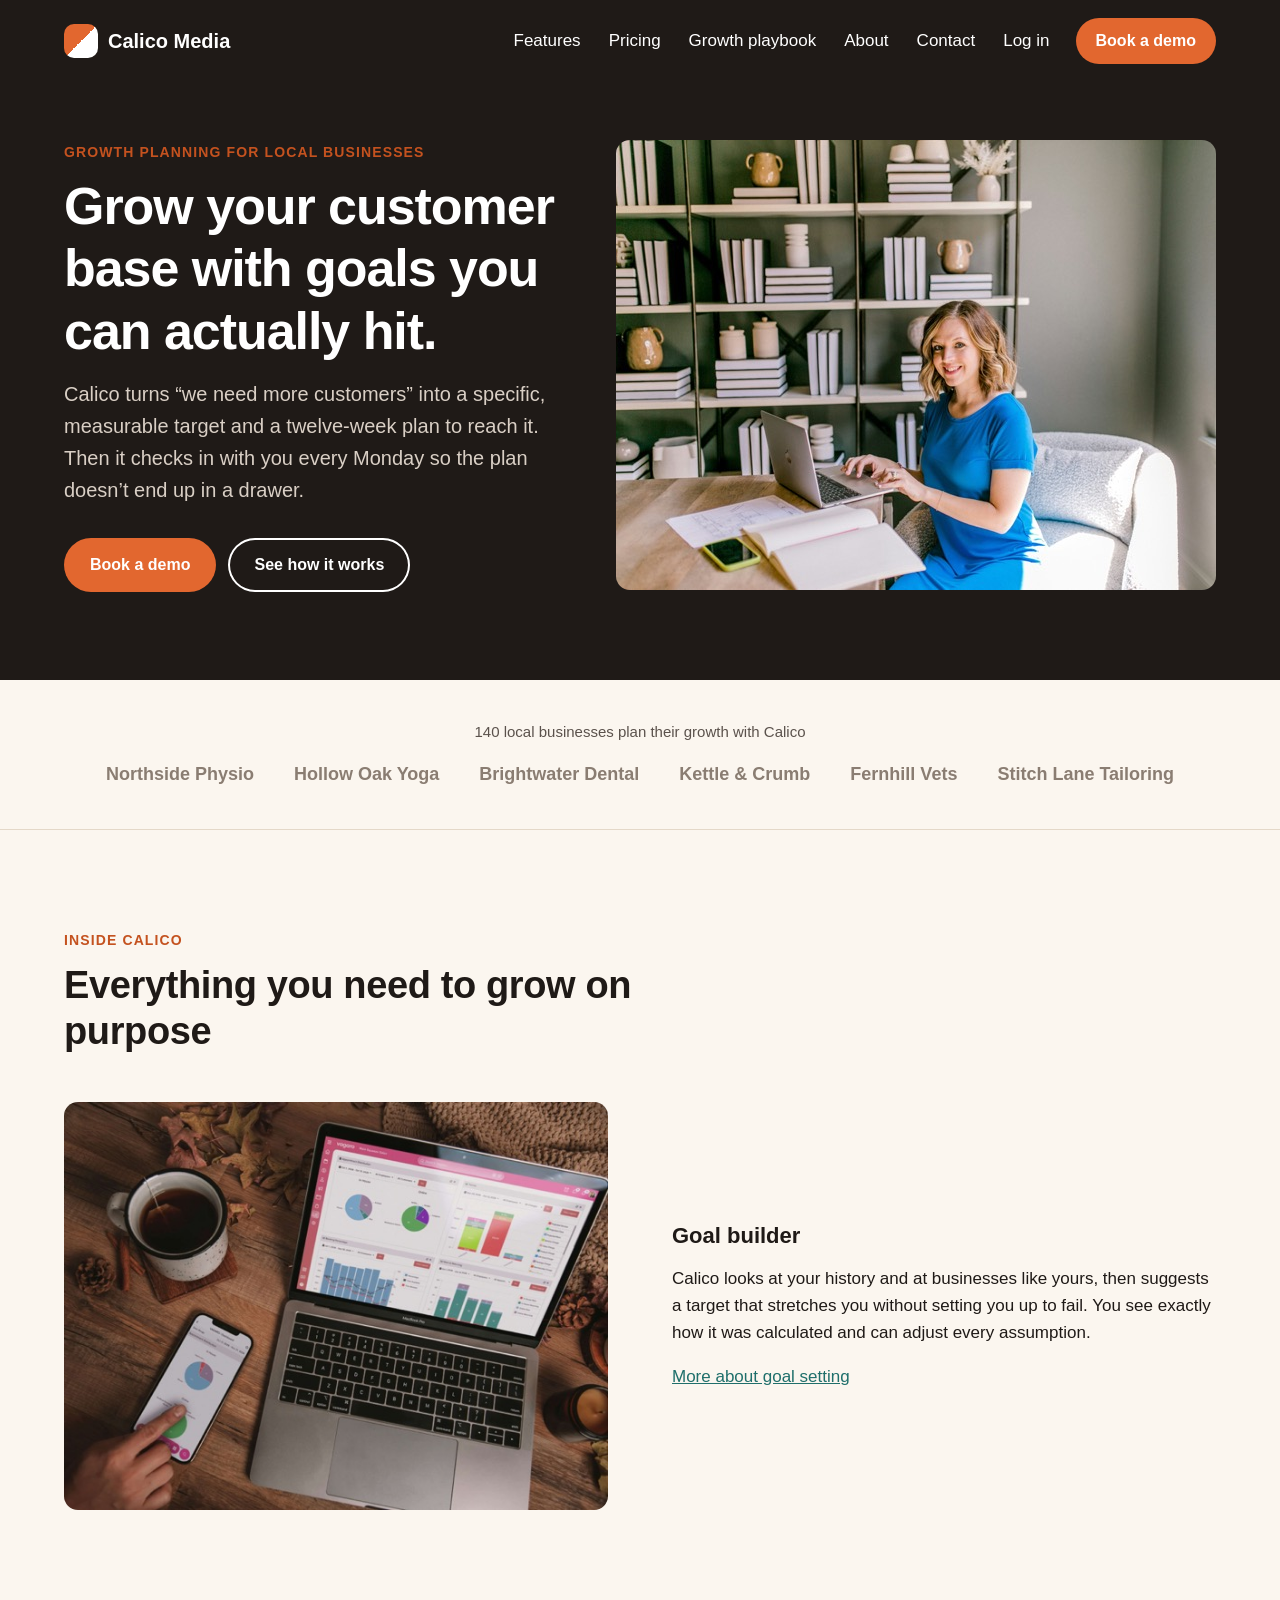
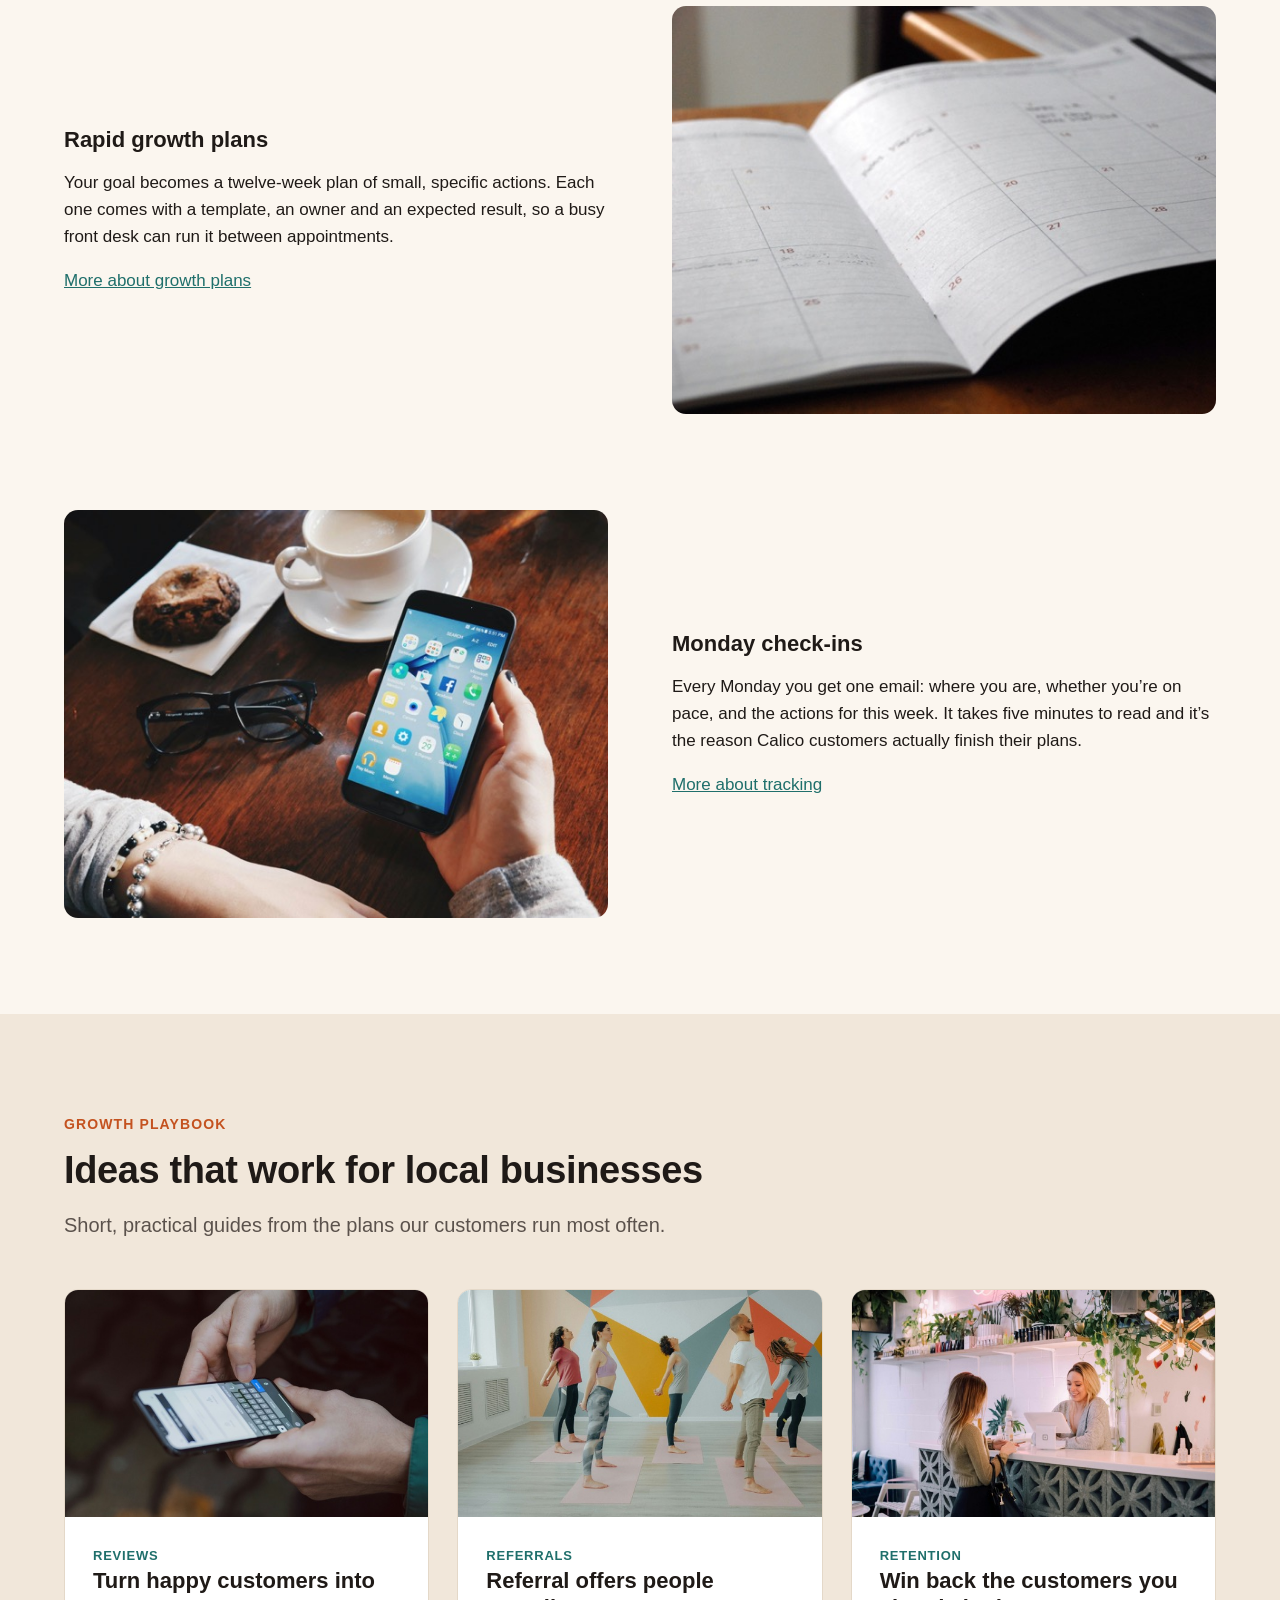
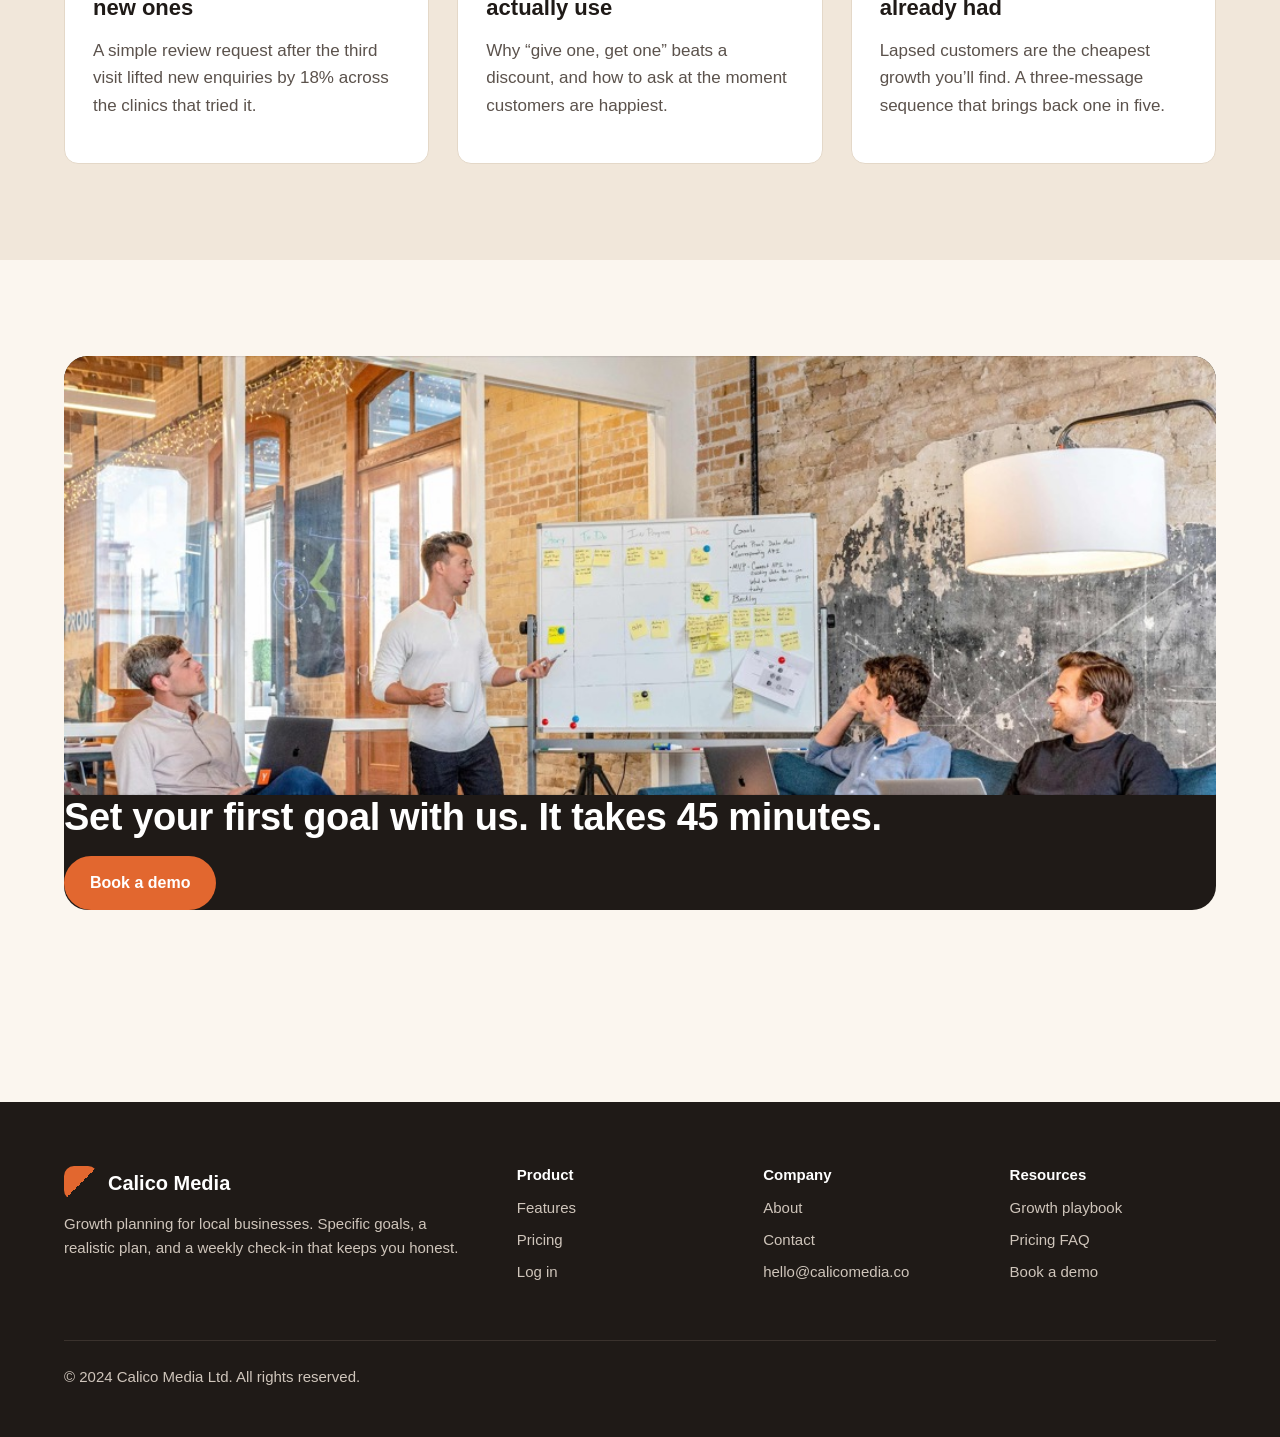
<file: public/index.html>
<!DOCTYPE html>
<html lang="en">
<head>
  <meta charset="utf-8">
  <meta name="viewport" content="width=device-width, initial-scale=1">
  <title>Calico Media | Growth planning for local businesses</title>
  <meta name="description" content="Calico helps local businesses grow their customer base with specific, measurable, realistic goals and a rapid growth plan you can run every week.">
  <link rel="stylesheet" href="css/styles.css">
</head>
<body>
  <header class="site-header site-header--home">
    <div class="container">
      <a class="logo" href="index.html"><span class="logo-mark"></span>Calico Media</a>
      <nav aria-label="Main">
        <ul class="nav-links">
          <li><a href="features.html">Features</a></li>
          <li><a href="pricing.html">Pricing</a></li>
          <li><a href="#playbook">Growth playbook</a></li>
          <li><a href="about.html">About</a></li>
          <li><a href="contact.html">Contact</a></li>
          <li><a href="https://app.calicomedia.co/login">Log in</a></li>
          <li><a class="btn" href="contact.html">Book a demo</a></li>
        </ul>
      </nav>
    </div>
  </header>

  <main>
    <section class="hero">
      <div class="container hero-inner">
        <div class="hero-text">
          <span class="eyebrow">Growth planning for local businesses</span>
          <h1>Grow your customer base with goals you can actually hit.</h1>
          <p class="lead">Calico turns &ldquo;we need more customers&rdquo; into a specific, measurable target and a twelve-week plan to reach it. Then it checks in with you every Monday so the plan doesn&rsquo;t end up in a drawer.</p>
          <div class="hero-actions">
            <a class="btn" href="contact.html">Book a demo</a>
            <a class="btn btn--ghost" href="features.html">See how it works</a>
          </div>
        </div>
        <div class="hero-media">
          <img class="hero-image" src="images/hero-weekly-plan-1000.jpg" srcset="
          images/hero-weekly-plan-600.jpg 600w,
          images/hero-weekly-plan-1000.jpg 1000w,
          images/hero-weekly-plan-1600.jpg 1600w"
          sizes="(max-width: 768px) 100vw, 600px"
          alt="A business owner at her desk with a laptop and an open planner">
       </div>
      </div>
    </section>

    <section class="trust">
      <div class="container">
        <p>140 local businesses plan their growth with Calico</p>
        <ul class="trust-list">
          <li>Northside Physio</li>
          <li>Hollow Oak Yoga</li>
          <li>Brightwater Dental</li>
          <li>Kettle &amp; Crumb</li>
          <li>Fernhill Vets</li>
          <li>Stitch Lane Tailoring</li>
        </ul>
      </div>
    </section>

    <section class="section">
      <div class="container">
        <div class="section-intro">
          <span class="eyebrow">Inside Calico</span>
          <h2>Everything you need to grow on purpose</h2>
        </div>

        <div class="feature-row">
          <div class="feature-media">
            <img src="images/feature-goal-builder-1000.jpg" srcset="
            images/feature-goal-builder-600.jpg 600w,
            images/feature-goal-builder-1000.jpg 1000w,
            images/feature-goal-builder-1600.jpg 1600w"
            sizes="(max-width: 768px) 100vw, (max-width: 1200px) 50vw, 400px"
            alt="Growth charts on a laptop and phone beside a cup of tea"
            loading="lazy">
          </div>
          <div>
            <h3>Goal builder</h3>
            <p>Calico looks at your history and at businesses like yours, then suggests a target that stretches you without setting you up to fail. You see exactly how it was calculated and can adjust every assumption.</p>
            <a href="features.html">More about goal setting</a>
          </div>
        </div>

        <div class="feature-row feature-row--reverse">
          <div class="feature-media">
            <img
              src="images/feature-growth-plan-1000.jpg"
              srcset="
                images/feature-growth-plan-600.jpg 600w,
                images/feature-growth-plan-1000.jpg 1000w,
                images/feature-growth-plan-1600.jpg 1600w
              "
              sizes="(max-width: 768px) 100vw, (max-width: 1200px) 50vw, 400px"
              alt="An open planner showing the weeks ahead"
              loading="lazy">
          </div>
          <div>
            <h3>Rapid growth plans</h3>
            <p>Your goal becomes a twelve-week plan of small, specific actions. Each one comes with a template, an owner and an expected result, so a busy front desk can run it between appointments.</p>
            <a href="features.html">More about growth plans</a>
          </div>
        </div>

        <div class="feature-row">
          <div class="feature-media">
            <img
              src="images/feature-monday-checkin-1000.jpg"
              srcset="
                images/feature-monday-checkin-600.jpg 600w,
                images/feature-monday-checkin-1000.jpg 1000w,
                images/feature-monday-checkin-1600.jpg 1600w
              "
              sizes="(max-width: 768px) 100vw, (max-width: 1200px) 50vw, 400px"
              alt="Checking a phone over coffee on a Monday morning"
              loading="lazy">
          </div>
          <div>
            <h3>Monday check-ins</h3>
            <p>Every Monday you get one email: where you are, whether you&rsquo;re on pace, and the actions for this week. It takes five minutes to read and it&rsquo;s the reason Calico customers actually finish their plans.</p>
            <a href="features.html">More about tracking</a>
          </div>
        </div>
      </div>
    </section>

    <section class="section section--sand" id="playbook">
      <div class="container">
        <div class="section-intro">
          <span class="eyebrow">Growth playbook</span>
          <h2>Ideas that work for local businesses</h2>
          <p class="lead">Short, practical guides from the plans our customers run most often.</p>
        </div>
        <div class="playbook-grid">
          <article class="card">
            <img
              src="images/playbook-reviews-1000.jpg"
              srcset="
                images/playbook-reviews-600.jpg 600w,
                images/playbook-reviews-1000.jpg 1000w,
                images/playbook-reviews-1600.jpg 1600w
              "
              sizes="(max-width: 768px) 100vw, (max-width: 1200px) 50vw, 400px"
              alt="A customer typing a review on their phone"
              loading="lazy">
            <div class="card-body">
              <span class="card-tag">Reviews</span>
              <h3>Turn happy customers into new ones</h3>
              <p>A simple review request after the third visit lifted new enquiries by 18% across the clinics that tried it.</p>
            </div>
          </article>
          <article class="card">
            <img
                src="images/playbook-referrals-1000.jpg"
                srcset="
                  images/playbook-referrals-600.jpg 600w,
                  images/playbook-referrals-1000.jpg 1000w,
                  images/playbook-referrals-1600.jpg 1600w
                "
                sizes="(max-width: 768px) 100vw, (max-width: 1200px) 50vw, 400px"
                alt="A group class stretching together in a yoga studio"
                loading="lazy">
            <div class="card-body">
              <span class="card-tag">Referrals</span>
              <h3>Referral offers people actually use</h3>
              <p>Why &ldquo;give one, get one&rdquo; beats a discount, and how to ask at the moment customers are happiest.</p>
            </div>
          </article>
          <article class="card">
            <img
                src="images/playbook-rebooking-1000.jpg"
                srcset="
                  images/playbook-rebooking-600.jpg 600w,
                  images/playbook-rebooking-1000.jpg 1000w,
                  images/playbook-rebooking-1600.jpg 1600w
                "
                sizes="(max-width: 768px) 100vw, (max-width: 1200px) 50vw, 400px"
                alt="A customer at the front desk booking her next visit"
                loading="lazy">
            <div class="card-body">
              <span class="card-tag">Retention</span>
              <h3>Win back the customers you already had</h3>
              <p>Lapsed customers are the cheapest growth you&rsquo;ll find. A three-message sequence that brings back one in five.</p>
            </div>
          </article>
        </div>
      </div>
    </section>

    <section class="section">
      <div class="container">
        <div class="cta-band">
          <img
              src="images/team-workshop-1000.jpg"
              srcset="
                images/team-workshop-600.jpg 600w,
                images/team-workshop-1000.jpg 1000w,
                images/team-workshop-1600.jpg 1600w
              "
              sizes="(max-width: 768px) 100vw, 1000px"
              alt="The Calico Media team planning around a whiteboard"
              loading="lazy">
            <h2>Set your first goal with us. It takes 45 minutes.</h2>
            <a class="btn" href="contact.html">Book a demo</a>
          </div>
        </div>
      </div>
    </section>
  </main>

  <footer class="site-footer">
    <div class="container">
      <div class="footer-grid">
        <div>
          <a class="logo" href="index.html"><span class="logo-mark"></span>Calico Media</a>
          <p>Growth planning for local businesses. Specific goals, a realistic plan, and a weekly check-in that keeps you honest.</p>
        </div>
        <div>
          <h4>Product</h4>
          <ul>
            <li><a href="features.html">Features</a></li>
            <li><a href="pricing.html">Pricing</a></li>
            <li><a href="https://app.calicomedia.co/login">Log in</a></li>
          </ul>
        </div>
        <div>
          <h4>Company</h4>
          <ul>
            <li><a href="about.html">About</a></li>
            <li><a href="contact.html">Contact</a></li>
            <li><a href="mailto:hello@calicomedia.co">hello@calicomedia.co</a></li>
          </ul>
        </div>
        <div>
          <h4>Resources</h4>
          <ul>
            <li><a href="index.html#playbook">Growth playbook</a></li>
            <li><a href="pricing.html#faq">Pricing FAQ</a></li>
            <li><a href="contact.html">Book a demo</a></li>
          </ul>
        </div>
      </div>
      <div class="footer-bottom">
        <p>&copy; 2024 Calico Media Ltd. All rights reserved.</p>
      </div>
    </div>
  </footer>
</body>
</html>
</file>
<file: public/css/styles.css>
/* Calico Media marketing site */

:root {
  --ink: #1f1a17;
  --ink-soft: #5b524c;
  --cream: #fbf6ef;
  --sand: #f1e7da;
  --white: #ffffff;
  --orange: #e2672f;
  --orange-dark: #c4521f;
  --teal: #1f6f6b;
  --line: #e4d8c8;
  --radius: 14px;
}

*,
*::before,
*::after {
  box-sizing: border-box;
}

body {
  margin: 0;
  font-family: 'Inter', -apple-system, BlinkMacSystemFont, 'Segoe UI', sans-serif;
  font-weight: 400;
  font-size: 17px;
  line-height: 1.6;
  color: var(--ink);
  background: var(--cream);
}

h1,
h2,
h3,
h4 {
  font-weight: 700;
  line-height: 1.2;
  margin: 0 0 16px;
}

h1 {
  font-size: 52px;
  letter-spacing: -0.02em;
}

h2 {
  font-size: 38px;
  letter-spacing: -0.01em;
}

h3 {
  font-size: 22px;
}

p {
  margin: 0 0 16px;
}

a {
  color: var(--teal);
}

img {
  max-width: 100%;
}

.container {
  max-width: 1200px;
  margin: 0 auto;
  padding: 0 24px;
}

.section {
  padding: 96px 0;
}

.section--sand {
  background: var(--sand);
}

.eyebrow {
  display: inline-block;
  font-size: 14px;
  font-weight: 700;
  letter-spacing: 0.08em;
  text-transform: uppercase;
  color: var(--orange-dark);
  margin-bottom: 12px;
}

.lead {
  font-size: 20px;
  color: var(--ink-soft);
  max-width: 640px;
}

.section-intro {
  max-width: 680px;
  margin-bottom: 48px;
}

.btn {
  display: inline-block;
  padding: 14px 26px;
  border-radius: 999px;
  background: var(--orange);
  color: var(--white);
  font-weight: 700;
  text-decoration: none;
  border: 0;
  font-size: 16px;
  font-family: inherit;
  cursor: pointer;
}

.btn:hover {
  background: var(--orange-dark);
}

.btn--ghost {
  background: transparent;
  color: inherit;
  box-shadow: inset 0 0 0 2px currentColor;
}

.btn--ghost:hover {
  background: rgba(255, 255, 255, 0.1);
}

/* Header */

.site-header {
  background: var(--white);
  border-bottom: 1px solid var(--line);
}

.site-header .container {
  display: flex;
  flex-wrap: wrap;
  align-items: center;
  justify-content: space-between;
  gap: 12px 32px;
  padding-top: 18px;
  padding-bottom: 18px;
}

.logo {
  display: flex;
  align-items: center;
  gap: 10px;
  flex-shrink: 0;
  font-size: 20px;
  font-weight: 700;
  color: var(--ink);
  text-decoration: none;
}

.logo-mark {
  width: 34px;
  height: 34px;
  border-radius: 10px;
  background: linear-gradient(135deg, var(--orange) 0%, var(--orange) 50%, var(--ink) 50%, var(--ink) 100%);
}

.nav-links {
  display: flex;
  flex-wrap: wrap;
  align-items: center;
  gap: 8px 28px;
  list-style: none;
  margin: 0;
  padding: 0;
}

.nav-links a {
  color: var(--ink);
  text-decoration: none;
}

.nav-links a:hover,
.nav-links a[aria-current='page'] {
  color: var(--orange-dark);
}

.site-header--home {
  background: var(--ink);
  border-bottom: 0;
}

.site-header--home .logo,
.site-header--home .nav-links a {
  color: var(--white);
}

.site-header--home .logo-mark {
  background: linear-gradient(135deg, var(--orange) 0%, var(--orange) 50%, var(--white) 50%, var(--white) 100%);
}

.site-header--home .container {
  flex-wrap: nowrap;
}

.site-header--home nav {
  min-width: 0;
}

.site-header--home .nav-links {
  flex-wrap: nowrap;
  gap: 0;
}

.site-header--home .nav-links li {
  min-width: 0;
}

.site-header--home .nav-links a {
  display: block;
  padding: 0 14px;
  white-space: nowrap;
}

.site-header--home .nav-links li:last-child {
  flex-shrink: 0;
}

.site-header--home .nav-links .btn {
  margin-left: 12px;
  padding: 10px 20px;
}

/* Home hero */

.hero {
  background: var(--ink);
  color: var(--white);
  padding: 56px 0 88px;
}

.hero-inner {
  display: flex;
  align-items: center;
  gap: 56px;
}

.hero-text {
  flex: 1;
}

.hero-text .lead {
  color: #d9cfc5;
}

.hero-actions {
  display: flex;
  flex-wrap: wrap;
  gap: 12px;
  margin-top: 32px;
}

.hero-media {
  width: 600px;
  flex-shrink: 0;
}

.hero-image {
  width: 100%;
  aspect-ratio: 4 / 3;
  object-fit: cover;
  border-radius: var(--radius);
  display: block;
}

/* Trust strip */

.trust {
  padding: 40px 0;
  border-bottom: 1px solid var(--line);
  text-align: center;
}

.trust p {
  color: var(--ink-soft);
  font-size: 15px;
}

.trust-list {
  display: flex;
  flex-wrap: wrap;
  justify-content: center;
  gap: 12px 40px;
  list-style: none;
  margin: 0;
  padding: 0;
  font-weight: 700;
  font-size: 18px;
  color: #8a7d72;
}

/* Steps */

.steps {
  display: grid;
  grid-template-columns: repeat(auto-fit, minmax(240px, 1fr));
  gap: 24px;
}

.step {
  background: var(--white);
  border: 1px solid var(--line);
  border-radius: var(--radius);
  padding: 32px;
}

.step-number {
  display: inline-flex;
  align-items: center;
  justify-content: center;
  width: 40px;
  height: 40px;
  border-radius: 50%;
  background: var(--sand);
  color: var(--orange-dark);
  font-weight: 700;
  margin-bottom: 16px;
}

/* Check list */

.check-list {
  list-style: none;
  margin: 24px 0 0;
  padding: 0;
}

.check-list li {
  position: relative;
  padding-left: 32px;
  margin-bottom: 14px;
}

.check-list li::before {
  content: '';
  position: absolute;
  left: 0;
  top: 6px;
  width: 16px;
  height: 16px;
  border-radius: 50%;
  background: var(--teal);
  box-shadow: inset 0 0 0 4px #cfe6e4;
}

/* FAQ */

.faq {
  max-width: 820px;
}

.faq details {
  border-top: 1px solid var(--line);
  padding: 20px 0;
}

.faq details:last-child {
  border-bottom: 1px solid var(--line);
}

.faq summary {
  font-weight: 700;
  font-size: 19px;
  cursor: pointer;
}

.faq details p {
  margin-top: 12px;
  color: var(--ink-soft);
}

/* Feature rows */

.feature-row {
  display: grid;
  grid-template-columns: 1fr 1fr;
  gap: 64px;
  align-items: center;
  margin-bottom: 96px;
}

.feature-row:last-child {
  margin-bottom: 0;
}

.feature-row--reverse .feature-media {
  order: 2;
}

.feature-media img {
  display: block;
  width: 100%;
  aspect-ratio: 4 / 3;
  object-fit: cover;
  border-radius: var(--radius);
}

/* Playbook */

.playbook-grid {
  display: grid;
  grid-template-columns: repeat(3, 1fr);
  gap: 28px;
}

/* Card grid */

.card-grid {
  display: grid;
  grid-template-columns: repeat(3, 1fr);
  gap: 28px;
}

.card {
  background: var(--white);
  border: 1px solid var(--line);
  border-radius: var(--radius);
  overflow: hidden;
}

.card img {
  display: block;
  width: 100%;
  aspect-ratio: 16 / 10;
  object-fit: cover;
}

.card-body {
  padding: 24px 28px 28px;
}

.card-body p {
  color: var(--ink-soft);
}

.card-tag {
  font-size: 13px;
  font-weight: 700;
  text-transform: uppercase;
  letter-spacing: 0.06em;
  color: var(--teal);
}

.icon-dot {
  width: 44px;
  height: 44px;
  border-radius: 12px;
  background: var(--sand);
  margin-bottom: 18px;
  position: relative;
}

.icon-dot::after {
  content: '';
  position: absolute;
  inset: 13px;
  border-radius: 50%;
  background: var(--orange);
}

/* CTA band */

.cta-band {
  background: var(--ink);
  color: var(--white);
  border-radius: 24px;
  overflow: hidden;
}

.cta-band img {
  display: block;
  width: 100%;
  aspect-ratio: 21 / 8;
  object-fit: cover;
}

.cta-body {
  padding: 48px;
  display: flex;
  flex-wrap: wrap;
  align-items: center;
  justify-content: space-between;
  gap: 24px;
}

.cta-body h2 {
  margin: 0;
  max-width: 620px;
}

/* Page header (inner pages) */

.page-header {
  padding: 80px 0 56px;
  border-bottom: 1px solid var(--line);
}

/* Pricing */

.pricing-grid {
  display: grid;
  grid-template-columns: repeat(auto-fit, minmax(260px, 1fr));
  gap: 24px;
  align-items: stretch;
}

.pricing-card {
  background: var(--white);
  border: 1px solid var(--line);
  border-radius: var(--radius);
  padding: 36px 32px;
  display: flex;
  flex-direction: column;
}

.pricing-card--featured {
  border: 2px solid var(--orange);
  box-shadow: 0 24px 48px rgba(226, 103, 47, 0.14);
}

.plan-badge {
  align-self: flex-start;
  font-size: 13px;
  font-weight: 700;
  background: var(--orange);
  color: var(--white);
  border-radius: 999px;
  padding: 4px 12px;
  margin-bottom: 16px;
}

.price {
  font-size: 48px;
  font-weight: 700;
  margin: 8px 0 4px;
}

.price small {
  font-size: 17px;
  font-weight: 400;
  color: var(--ink-soft);
}

.pricing-card .check-list {
  flex: 1;
  margin-bottom: 28px;
}

.pricing-card .btn {
  text-align: center;
}

.pricing-note {
  margin-top: 32px;
  color: var(--ink-soft);
  font-size: 15px;
}

/* About */

.stats {
  display: grid;
  grid-template-columns: repeat(auto-fit, minmax(160px, 1fr));
  gap: 16px;
}

.stat {
  background: var(--white);
  border: 1px solid var(--line);
  border-radius: var(--radius);
  padding: 28px 20px;
}

.stat-number {
  display: block;
  font-size: 48px;
  font-weight: 700;
  color: var(--orange-dark);
}

.stat-label {
  display: block;
  font-size: 15px;
  color: var(--ink-soft);
}

.prose {
  max-width: 720px;
}

.team-grid {
  display: grid;
  grid-template-columns: repeat(auto-fit, minmax(220px, 1fr));
  gap: 24px;
}

.person {
  background: var(--white);
  border: 1px solid var(--line);
  border-radius: var(--radius);
  padding: 28px;
}

.avatar {
  width: 56px;
  height: 56px;
  border-radius: 50%;
  background: var(--sand);
  color: var(--orange-dark);
  display: flex;
  align-items: center;
  justify-content: center;
  font-weight: 700;
  margin-bottom: 16px;
}

.person p {
  color: var(--ink-soft);
  font-size: 15px;
  margin: 0;
}

/* Contact */

.contact-layout {
  display: grid;
  grid-template-columns: 3fr 2fr;
  gap: 64px;
}

.contact-form label {
  display: block;
  font-weight: 700;
  margin-bottom: 6px;
}

.contact-form input,
.contact-form textarea {
  display: block;
  width: 100%;
  font: inherit;
  padding: 12px 14px;
  border: 1px solid var(--line);
  border-radius: 10px;
  background: var(--white);
  margin-bottom: 20px;
}

.contact-form textarea {
  min-height: 160px;
  resize: vertical;
}

.form-status {
  margin-top: 16px;
  font-weight: 700;
}

.form-status--success {
  color: var(--teal);
}

.form-status--error {
  color: #b3261e;
}

.contact-aside {
  background: var(--white);
  border: 1px solid var(--line);
  border-radius: var(--radius);
  padding: 32px;
  align-self: start;
}

.contact-aside h3 {
  font-size: 18px;
  margin-top: 24px;
  margin-bottom: 6px;
}

.contact-aside h3:first-child {
  margin-top: 0;
}

.contact-aside p {
  color: var(--ink-soft);
  margin: 0;
}

/* Footer */

.site-footer {
  background: var(--ink);
  color: #cfc5bb;
  padding: 64px 0 32px;
  margin-top: 96px;
  font-size: 15px;
}

.footer-grid {
  display: grid;
  grid-template-columns: 2fr 1fr 1fr 1fr;
  gap: 40px;
}

.site-footer h4 {
  color: var(--white);
  font-size: 15px;
  margin-bottom: 12px;
}

.site-footer ul {
  list-style: none;
  margin: 0;
  padding: 0;
}

.site-footer li {
  margin-bottom: 8px;
}

.site-footer a {
  color: #cfc5bb;
  text-decoration: none;
}

.site-footer a:hover {
  color: var(--white);
}

.site-footer .logo {
  color: var(--white);
  margin-bottom: 12px;
}

.footer-bottom {
  border-top: 1px solid #3a322d;
  margin-top: 48px;
  padding-top: 24px;
}

@media (max-width: 768px) {
  h1 {
    font-size: 40px;
  }

  h2 {
    font-size: 30px;
  }

  .section {
    padding: 64px 0;
  }

  .feature-row {
    grid-template-columns: 1fr;
    gap: 32px;
    margin-bottom: 64px;
  }

  .feature-row--reverse .feature-media {
    order: 0;
  }

  .card-grid {
    grid-template-columns: repeat(2, 1fr);
  }

  .contact-layout {
    grid-template-columns: 1fr;
    gap: 40px;
  }

  .footer-grid {
    grid-template-columns: 1fr 1fr;
  }
}

@media (max-width: 480px) {
  h1 {
    font-size: 34px;
  }

  .card-grid {
    grid-template-columns: 1fr;
  }

  .cta-body {
    padding: 32px 24px;
  }

  .footer-grid {
    grid-template-columns: 1fr;
  }
}

.form-honeypot {
  position: absolute;
  width: 1px;
  height: 1px;
  padding: 0;
  margin: -1px;
  overflow: hidden;
  clip: rect(0, 0, 0, 0);
  white-space: nowrap;
  border: 0;
}
</file>
